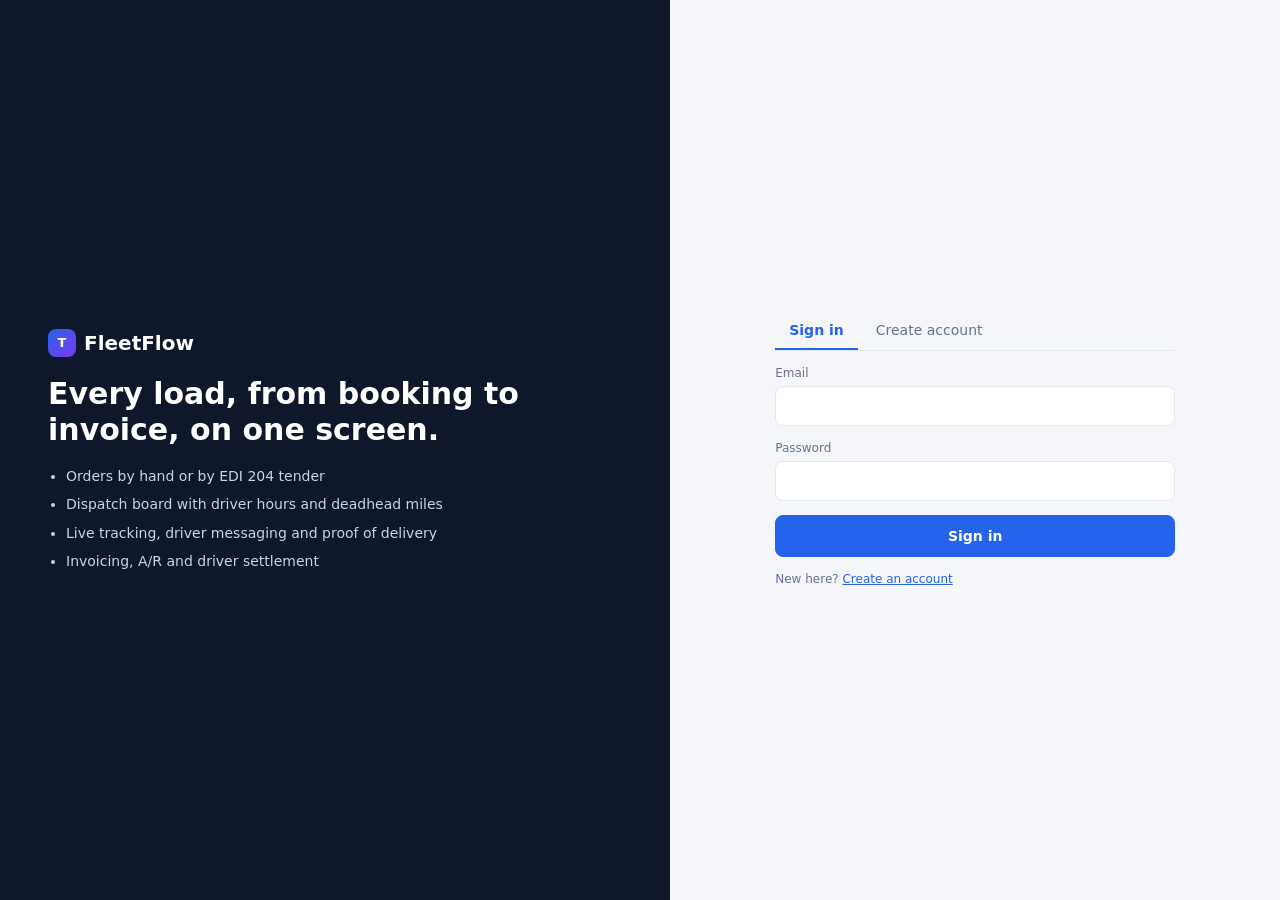
<file: frontend/login.html>
<!DOCTYPE html>
<html lang="en">
<head>
<meta charset="utf-8">
<meta name="viewport" content="width=device-width, initial-scale=1">
<title>Sign in · FleetFlow TMS</title>
<link rel="stylesheet" href="css/styles.css">
<style>
.auth{min-height:100vh;display:grid;grid-template-columns:minmax(0,1.1fr) minmax(0,1fr)}
.pitch{background:var(--side);color:var(--side-text);padding:48px;display:flex;flex-direction:column;justify-content:center;gap:18px}
.pitch .brand{padding:0;font-size:20px}
.pitch h1{color:#fff;font-size:30px;line-height:1.2;margin:0;max-width:16em}
.pitch ul{margin:0;padding-left:18px;display:grid;gap:8px;max-width:30em}
.formside{display:grid;place-items:center;padding:32px 20px}
.box{width:min(400px,100%)}
.box h2{margin:0 0 4px;font-size:22px}
.box form{display:grid;gap:14px;margin-top:6px}
.box input{width:100%;padding:10px 12px}
.box .btn.p{padding:10px 12px;font-weight:600}
.msg-err{background:var(--err-soft);color:var(--err);border-radius:8px;padding:9px 12px;font-size:13px;display:none}
.msg-err.on{display:block}
.hint{font-size:12px;color:var(--muted)}
@media (max-width:820px){.auth{grid-template-columns:1fr}.pitch{padding:28px 24px}.pitch ul{display:none}.pitch h1{font-size:22px}}
</style>
</head>
<body>
<div class="auth">
  <section class="pitch">
    <a class="brand" href="./" style="text-decoration:none"><span class="logo">T</span>FleetFlow</a>
    <h1>Every load, from booking to invoice, on one screen.</h1>
    <ul>
      <li>Orders by hand or by EDI 204 tender</li>
      <li>Dispatch board with driver hours and deadhead miles</li>
      <li>Live tracking, driver messaging and proof of delivery</li>
      <li>Invoicing, A/R and driver settlement</li>
    </ul>
  </section>
  <section class="formside">
    <div class="box">
      <div class="tabs">
        <button class="tab on" id="tabIn" type="button" onclick="show('in')">Sign in</button>
        <button class="tab" id="tabUp" type="button" onclick="show('up')">Create account</button>
      </div>
      <div class="msg-err" id="err" role="alert"></div>

      <form id="formIn" novalidate>
        <label class="fld">Email<input id="inEmail" type="email" autocomplete="email" required></label>
        <label class="fld">Password<input id="inPw" type="password" autocomplete="current-password" required></label>
        <button class="btn p" type="submit">Sign in</button>
        <div class="hint">New here? <a href="#" onclick="show('up');return false">Create an account</a></div>
      </form>

      <form id="formUp" novalidate style="display:none">
        <label class="fld">Full name<input id="upName" autocomplete="name" required></label>
        <label class="fld">Work email<input id="upEmail" type="email" autocomplete="email" required></label>
        <label class="fld">Password<input id="upPw" type="password" autocomplete="new-password" required><span class="hint">At least 8 characters</span></label>
        <label class="fld">Confirm password<input id="upPw2" type="password" autocomplete="new-password" required></label>
        <button class="btn p" type="submit">Create account</button>
        <div class="hint">Already registered? <a href="#" onclick="show('in');return false">Sign in</a></div>
      </form>
    </div>
  </section>
</div>
<script>
const $=id=>document.getElementById(id);
function show(which){
  const up=which==="up";
  $("formIn").style.display=up?"none":"grid";$("formUp").style.display=up?"grid":"none";
  $("tabIn").classList.toggle("on",!up);$("tabUp").classList.toggle("on",up);
  document.title=(up?"Create account":"Sign in")+" · FleetFlow TMS";
  fail("");(up?$("upName"):$("inEmail")).focus();
}
function fail(m){$("err").textContent=m;$("err").classList.toggle("on",!!m);}
async function send(path,body,btn){
  fail("");btn.disabled=true;
  try{
    const r=await fetch(path,{method:"POST",headers:{"Content-Type":"application/json"},body:JSON.stringify(body)});
    const j=await r.json().catch(()=>({}));
    if(!r.ok){fail(j.error||"Something went wrong. Try again.");return;}
    location.href="app.html";
  }catch(e){fail("Cannot reach the server. Is it running?");}
  finally{btn.disabled=false;}
}
$("formIn").addEventListener("submit",e=>{
  e.preventDefault();
  const email=$("inEmail").value.trim(),password=$("inPw").value;
  if(!email||!password){fail("Enter your email and password");return;}
  send("api/auth/login",{email,password},e.submitter||e.target.querySelector("button"));
});
$("formUp").addEventListener("submit",e=>{
  e.preventDefault();
  const name=$("upName").value.trim(),email=$("upEmail").value.trim(),password=$("upPw").value;
  if(!name||!email||!password){fail("Fill in every field");return;}
  if(password.length<8){fail("Password must be at least 8 characters");return;}
  if(password!==$("upPw2").value){fail("Passwords do not match");return;}
  send("api/auth/register",{name,email,password},e.submitter||e.target.querySelector("button"));
});
if(location.hash==="#register")show("up");
</script>
</body>
</html>
</file>
<file: frontend/css/styles.css>
:root{
  --bg:#f4f6f9; --panel:#ffffff; --panel2:#f8fafc; --text:#0f172a; --muted:#64748b; --border:#e2e8f0;
  --accent:#2563eb; --accent-soft:#dbeafe; --ok:#16a34a; --ok-soft:#dcfce7; --warn:#d97706; --warn-soft:#fef3c7;
  --err:#dc2626; --err-soft:#fee2e2; --info:#7c3aed; --info-soft:#ede9fe; --side:#0f172a; --side-text:#cbd5e1;
  --map:#eef2f7; --land:#ffffff; --shadow:0 1px 2px rgba(15,23,42,.06),0 1px 3px rgba(15,23,42,.08);
}
@media (prefers-color-scheme: dark){
  :root:not([data-theme="light"]){
    --bg:#0b1120; --panel:#111827; --panel2:#0f172a; --text:#e5e7eb; --muted:#94a3b8; --border:#1f2937;
    --accent:#60a5fa; --accent-soft:#1e3a5f; --ok:#4ade80; --ok-soft:#14321f; --warn:#fbbf24; --warn-soft:#3a2c0a;
    --err:#f87171; --err-soft:#3b1414; --info:#a78bfa; --info-soft:#2a1f4a; --side:#020617; --side-text:#94a3b8;
    --map:#0f172a; --land:#1e293b; --shadow:none;
  }
}
:root[data-theme="dark"]{
  --bg:#0b1120; --panel:#111827; --panel2:#0f172a; --text:#e5e7eb; --muted:#94a3b8; --border:#1f2937;
  --accent:#60a5fa; --accent-soft:#1e3a5f; --ok:#4ade80; --ok-soft:#14321f; --warn:#fbbf24; --warn-soft:#3a2c0a;
  --err:#f87171; --err-soft:#3b1414; --info:#a78bfa; --info-soft:#2a1f4a; --side:#020617; --side-text:#94a3b8;
  --map:#0f172a; --land:#1e293b; --shadow:none;
}
*{box-sizing:border-box}
html,body{margin:0;height:100%}
body{background:var(--bg);color:var(--text);font:14px/1.45 system-ui,-apple-system,"Segoe UI",Roboto,sans-serif}
button{font:inherit;cursor:pointer}
a{color:var(--accent)}
input,select{font:inherit;color:var(--text);background:var(--panel);border:1px solid var(--border);border-radius:8px;padding:7px 10px}
.app{display:grid;grid-template-columns:220px 1fr;min-height:100vh}
.side{background:var(--side);color:var(--side-text);padding:16px 10px;position:sticky;top:0;height:100vh;display:flex;flex-direction:column;gap:4px}
.brand{color:#fff;font-weight:700;font-size:16px;padding:4px 10px 16px;display:flex;align-items:center;gap:8px}
.brand .logo{width:28px;height:28px;border-radius:8px;background:linear-gradient(135deg,#2563eb,#7c3aed);display:grid;place-items:center;font-size:13px}
.nav{background:none;border:0;color:inherit;text-align:left;padding:9px 12px;border-radius:8px;display:flex;align-items:center;gap:10px;width:100%}
.nav:hover{background:rgba(255,255,255,.06);color:#fff}
.nav.active{background:rgba(96,165,250,.16);color:#fff}
.nav .badge{margin-left:auto}
.side .foot{margin-top:auto;font-size:12px;padding:10px;border-top:1px solid rgba(255,255,255,.08)}
.main{min-width:0;display:flex;flex-direction:column}
.top{display:flex;align-items:center;gap:12px;padding:14px 24px;border-bottom:1px solid var(--border);background:var(--panel);position:sticky;top:0;z-index:5}
.top h1{font-size:18px;margin:0}
.top .sp{flex:1}
.view{padding:20px 24px 40px}
.grid{display:grid;gap:16px}
.k4{grid-template-columns:repeat(auto-fit,minmax(170px,1fr))}
.c2{grid-template-columns:minmax(0,1.4fr) minmax(0,1fr)}
.dsp{grid-template-columns:minmax(0,2.2fr) minmax(280px,1fr)}
.card{background:var(--panel);border:1px solid var(--border);border-radius:12px;box-shadow:var(--shadow);padding:16px;min-width:0}
.card h3{margin:0 0 12px;font-size:14px;display:flex;align-items:center;gap:8px}
.card h3 .sp{flex:1}
.kpi .v{font-size:26px;font-weight:700;margin-top:4px}
.kpi .l{color:var(--muted);font-size:12px;text-transform:uppercase;letter-spacing:.04em}
.kpi .s{color:var(--muted);font-size:12px}
.btn{border:1px solid var(--border);background:var(--panel);color:var(--text);padding:7px 12px;border-radius:8px}
.btn:hover{border-color:var(--accent)}
.btn.p{background:var(--accent);border-color:var(--accent);color:#fff}
.btn.p:hover{filter:brightness(1.08)}
.btn.sm{padding:4px 9px;font-size:12px}
.btn.d{color:var(--err)}
.btn:disabled{opacity:.45;cursor:not-allowed}
.pill{display:inline-flex;align-items:center;gap:5px;padding:2px 8px;border-radius:999px;font-size:12px;font-weight:600;white-space:nowrap}
.pill::before{content:"";width:6px;height:6px;border-radius:50%;background:currentColor}
.s-Booked{background:var(--panel2);color:var(--muted);border:1px solid var(--border)}
.s-Planned{background:var(--info-soft);color:var(--info)}
.s-Dispatched{background:var(--accent-soft);color:var(--accent)}
.s-InTransit{background:var(--warn-soft);color:var(--warn)}
.s-Delivered{background:var(--ok-soft);color:var(--ok)}
.s-Invoiced{background:var(--ok-soft);color:var(--ok);opacity:.8}
.s-Success{background:var(--ok-soft);color:var(--ok)}
.s-Error{background:var(--err-soft);color:var(--err)}
.s-Pending{background:var(--warn-soft);color:var(--warn)}
.s-Open{background:var(--warn-soft);color:var(--warn)}
.s-Paid{background:var(--ok-soft);color:var(--ok)}
.badge{background:var(--err);color:#fff;border-radius:999px;font-size:11px;padding:1px 7px;font-weight:700}
table{width:100%;border-collapse:collapse}
th{text-align:left;font-size:12px;color:var(--muted);font-weight:600;padding:8px 10px;border-bottom:1px solid var(--border);white-space:nowrap}
td b,td .mono{white-space:nowrap}
td{padding:9px 10px;border-bottom:1px solid var(--border);vertical-align:middle}
tr.click{cursor:pointer}
tr.click:hover td{background:var(--panel2)}
.tw{overflow-x:auto}
.muted{color:var(--muted)}
.small{font-size:12px}
.mono{font-family:ui-monospace,SFMono-Regular,Menlo,monospace;font-size:12px}
.row{display:flex;gap:10px;align-items:center;flex-wrap:wrap}
.bar{height:8px;border-radius:99px;background:var(--panel2);border:1px solid var(--border);overflow:hidden}
.bar>i{display:block;height:100%;background:var(--accent);border-radius:99px}
.bar.ok>i{background:var(--ok)}.bar.warn>i{background:var(--warn)}.bar.err>i{background:var(--err)}
.hb{display:grid;grid-template-columns:90px 1fr 30px;gap:10px;align-items:center;margin:8px 0;font-size:13px}
.list .it{display:flex;gap:10px;align-items:flex-start;padding:10px 0;border-bottom:1px solid var(--border)}
.list .it:last-child{border-bottom:0}
.ico{width:28px;height:28px;border-radius:8px;display:grid;place-items:center;flex:none;font-size:14px}
.ico.err{background:var(--err-soft);color:var(--err)}.ico.warn{background:var(--warn-soft);color:var(--warn)}.ico.ok{background:var(--ok-soft);color:var(--ok)}.ico.info{background:var(--accent-soft);color:var(--accent)}
.kan{display:grid;grid-template-columns:repeat(3,minmax(0,1fr));gap:14px}
.col{background:var(--panel2);border:1px solid var(--border);border-radius:12px;padding:10px;min-height:200px}
.col h4{margin:2px 4px 10px;font-size:13px;display:flex;gap:8px;align-items:center}
.lc{background:var(--panel);border:1px solid var(--border);border-radius:10px;padding:10px 12px;margin-bottom:8px;cursor:pointer;box-shadow:var(--shadow)}
.lc:hover{border-color:var(--accent)}
.lc.sel{outline:2px solid var(--accent)}
.lc .t{display:flex;justify-content:space-between;font-weight:600;gap:8px}
.lc .r{font-size:13px;margin:4px 0}
.lc.bad{border-color:var(--err)}
.drv{display:grid;grid-template-columns:1fr auto;gap:6px 10px;padding:10px 0;border-bottom:1px solid var(--border)}
.map{background:var(--map);border-radius:10px;width:100%;height:auto;display:block}
.drawer{position:fixed;top:0;right:0;height:100vh;width:min(520px,100vw);background:var(--panel);border-left:1px solid var(--border);box-shadow:-8px 0 24px rgba(0,0,0,.15);z-index:30;transform:translateX(100%);transition:transform .2s;overflow-y:auto}
.drawer.open{transform:none}
.drawer .hd{display:flex;align-items:center;gap:10px;padding:16px 20px;border-bottom:1px solid var(--border);position:sticky;top:0;background:var(--panel)}
.drawer .bd{padding:16px 20px}
.dl{display:grid;grid-template-columns:120px 1fr;gap:6px 12px;font-size:13px}
.dl dt{color:var(--muted)}.dl dd{margin:0}
.tl{display:flex;gap:0;margin:14px 0 18px}
.tl .st{flex:1;text-align:center;font-size:11px;color:var(--muted);position:relative}
.tl .st::before{content:"";display:block;width:14px;height:14px;border-radius:50%;margin:0 auto 6px;background:var(--panel2);border:2px solid var(--border);position:relative;z-index:1}
.tl .st::after{content:"";position:absolute;top:7px;left:-50%;width:100%;height:2px;background:var(--border)}
.tl .st:first-child::after{display:none}
.tl .st.done{color:var(--text)}
.tl .st.done::before{background:var(--ok);border-color:var(--ok)}
.tl .st.done::after{background:var(--ok)}
.tl .st.cur::before{background:var(--accent);border-color:var(--accent);box-shadow:0 0 0 4px var(--accent-soft)}
.veil{position:fixed;inset:0;background:rgba(2,6,23,.45);z-index:25;display:none}
.veil.on{display:block}
.modal{position:fixed;left:50%;top:50%;transform:translate(-50%,-50%);width:min(560px,calc(100vw - 32px));background:var(--panel);border:1px solid var(--border);border-radius:14px;z-index:40;display:none;max-height:90vh;overflow:auto}
.modal.on{display:block}
.modal .hd{padding:16px 20px;border-bottom:1px solid var(--border);font-weight:700;display:flex}
.modal .bd{padding:16px 20px;display:grid;grid-template-columns:1fr 1fr;gap:12px}
.modal .ft{padding:12px 20px;border-top:1px solid var(--border);display:flex;justify-content:flex-end;gap:8px}
.fld{display:flex;flex-direction:column;gap:4px;font-size:12px;color:var(--muted)}
.fld.full{grid-column:1/-1}
.toasts{position:fixed;bottom:16px;right:16px;display:flex;flex-direction:column;gap:8px;z-index:50}
.toast{background:var(--text);color:var(--bg);padding:10px 14px;border-radius:10px;font-size:13px;max-width:360px;box-shadow:0 6px 20px rgba(0,0,0,.2);animation:in .2s}
.toast.err{background:var(--err);color:#fff}
@keyframes in{from{opacity:0;transform:translateY(8px)}}
.tabs{display:flex;gap:4px;border-bottom:1px solid var(--border);margin-bottom:14px}
.tab{background:none;border:0;padding:8px 14px;color:var(--muted);border-bottom:2px solid transparent}
.tab.on{color:var(--accent);border-color:var(--accent);font-weight:600}
.msgs{max-height:200px;overflow-y:auto;display:flex;flex-direction:column;gap:6px;margin:8px 0;padding:8px;background:var(--panel2);border-radius:8px;border:1px solid var(--border)}
.msg{max-width:80%;padding:6px 10px;border-radius:10px;font-size:13px}
.msg.me{align-self:flex-end;background:var(--accent);color:#fff}
.msg.dr{align-self:flex-start;background:var(--panel);border:1px solid var(--border)}
.msg small{display:block;opacity:.7;font-size:10px}
.live{display:inline-flex;align-items:center;gap:6px}
.live i{width:8px;height:8px;border-radius:50%;background:var(--muted)}
.live.on i{background:var(--ok);animation:pulse 1.2s infinite}
@keyframes pulse{50%{opacity:.3}}
.note{background:var(--accent-soft);color:var(--text);border-radius:10px;padding:10px 12px;font-size:13px;margin-bottom:14px}
.hamb{display:none}
@media (max-width:900px){
  .app{grid-template-columns:1fr}
  .side{position:fixed;left:0;top:0;z-index:35;width:240px;transform:translateX(-100%);transition:transform .2s}
  .side.open{transform:none}
  .hamb{display:inline-block}
  .c2,.kan,.dsp{grid-template-columns:1fr}
  .view{padding:16px}
  .top{padding:12px 16px}
  .modal .bd{grid-template-columns:1fr}
}
.who{color:var(--muted);white-space:nowrap;overflow:hidden;text-overflow:ellipsis;max-width:220px}
@media (max-width:700px){.who{display:none}}
</file>
